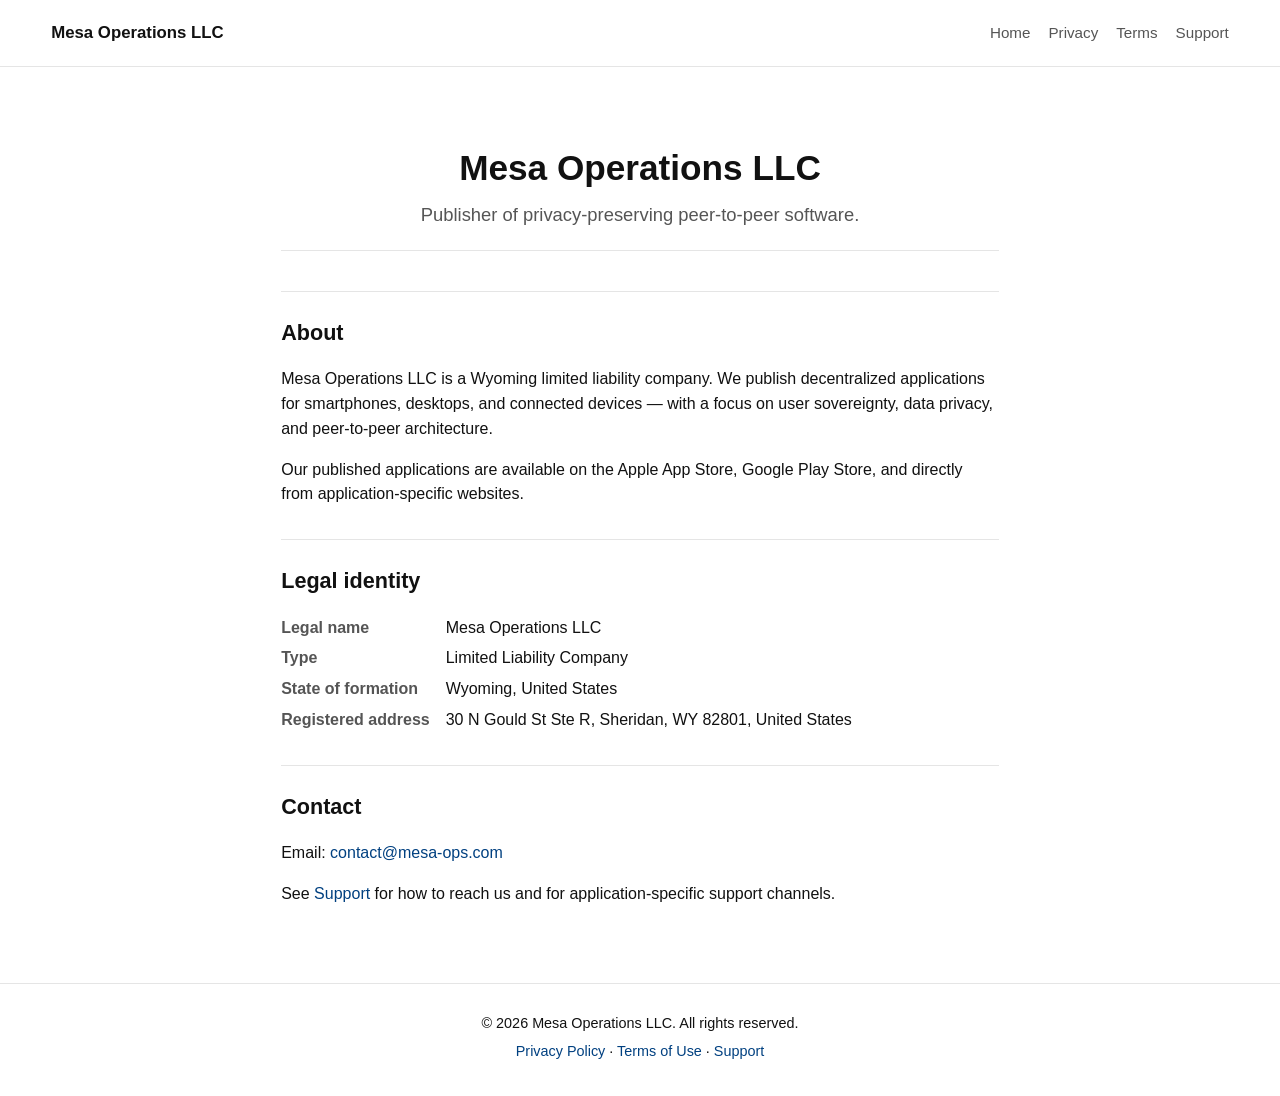
<file: index.html>
<!doctype html>
<html lang="en">
<head>
<meta charset="utf-8">
<meta name="viewport" content="width=device-width,initial-scale=1">
<title>Mesa Operations LLC</title>
<meta name="description" content="Publisher of privacy-preserving peer-to-peer software applications for smartphones and connected devices.">
<link rel="stylesheet" href="/style.css">
<link rel="icon" href="/favicon.svg" type="image/svg+xml">
</head>
<body>
<header>
<a class="brand" href="/">Mesa Operations LLC</a>
<nav>
<a href="/">Home</a>
<a href="/privacy">Privacy</a>
<a href="/terms">Terms</a>
<a href="/support">Support</a>
</nav>
</header>

<main>
<section class="hero">
<h1>Mesa Operations LLC</h1>
<p class="lead">Publisher of privacy-preserving peer-to-peer software.</p>
</section>

<section>
<h2>About</h2>
<p>Mesa Operations LLC is a Wyoming limited liability company. We publish decentralized applications for smartphones, desktops, and connected devices &mdash; with a focus on user sovereignty, data privacy, and peer-to-peer architecture.</p>
<p>Our published applications are available on the Apple App Store, Google Play Store, and directly from application-specific websites.</p>
</section>

<section>
<h2>Legal identity</h2>
<dl>
<dt>Legal name</dt><dd>Mesa Operations LLC</dd>
<dt>Type</dt><dd>Limited Liability Company</dd>
<dt>State of formation</dt><dd>Wyoming, United States</dd>
<dt>Registered address</dt><dd>30 N Gould St Ste R, Sheridan, WY 82801, United States</dd>
</dl>
</section>

<section>
<h2>Contact</h2>
<p>Email: <a href="mailto:contact@mesa-ops.com">contact@mesa-ops.com</a></p>
<p>See <a href="/support">Support</a> for how to reach us and for application-specific support channels.</p>
</section>
</main>

<footer>
<p>&copy; 2026 Mesa Operations LLC. All rights reserved.</p>
<p><a href="/privacy">Privacy Policy</a> &middot; <a href="/terms">Terms of Use</a> &middot; <a href="/support">Support</a></p>
</footer>
</body>
</html>
</file>
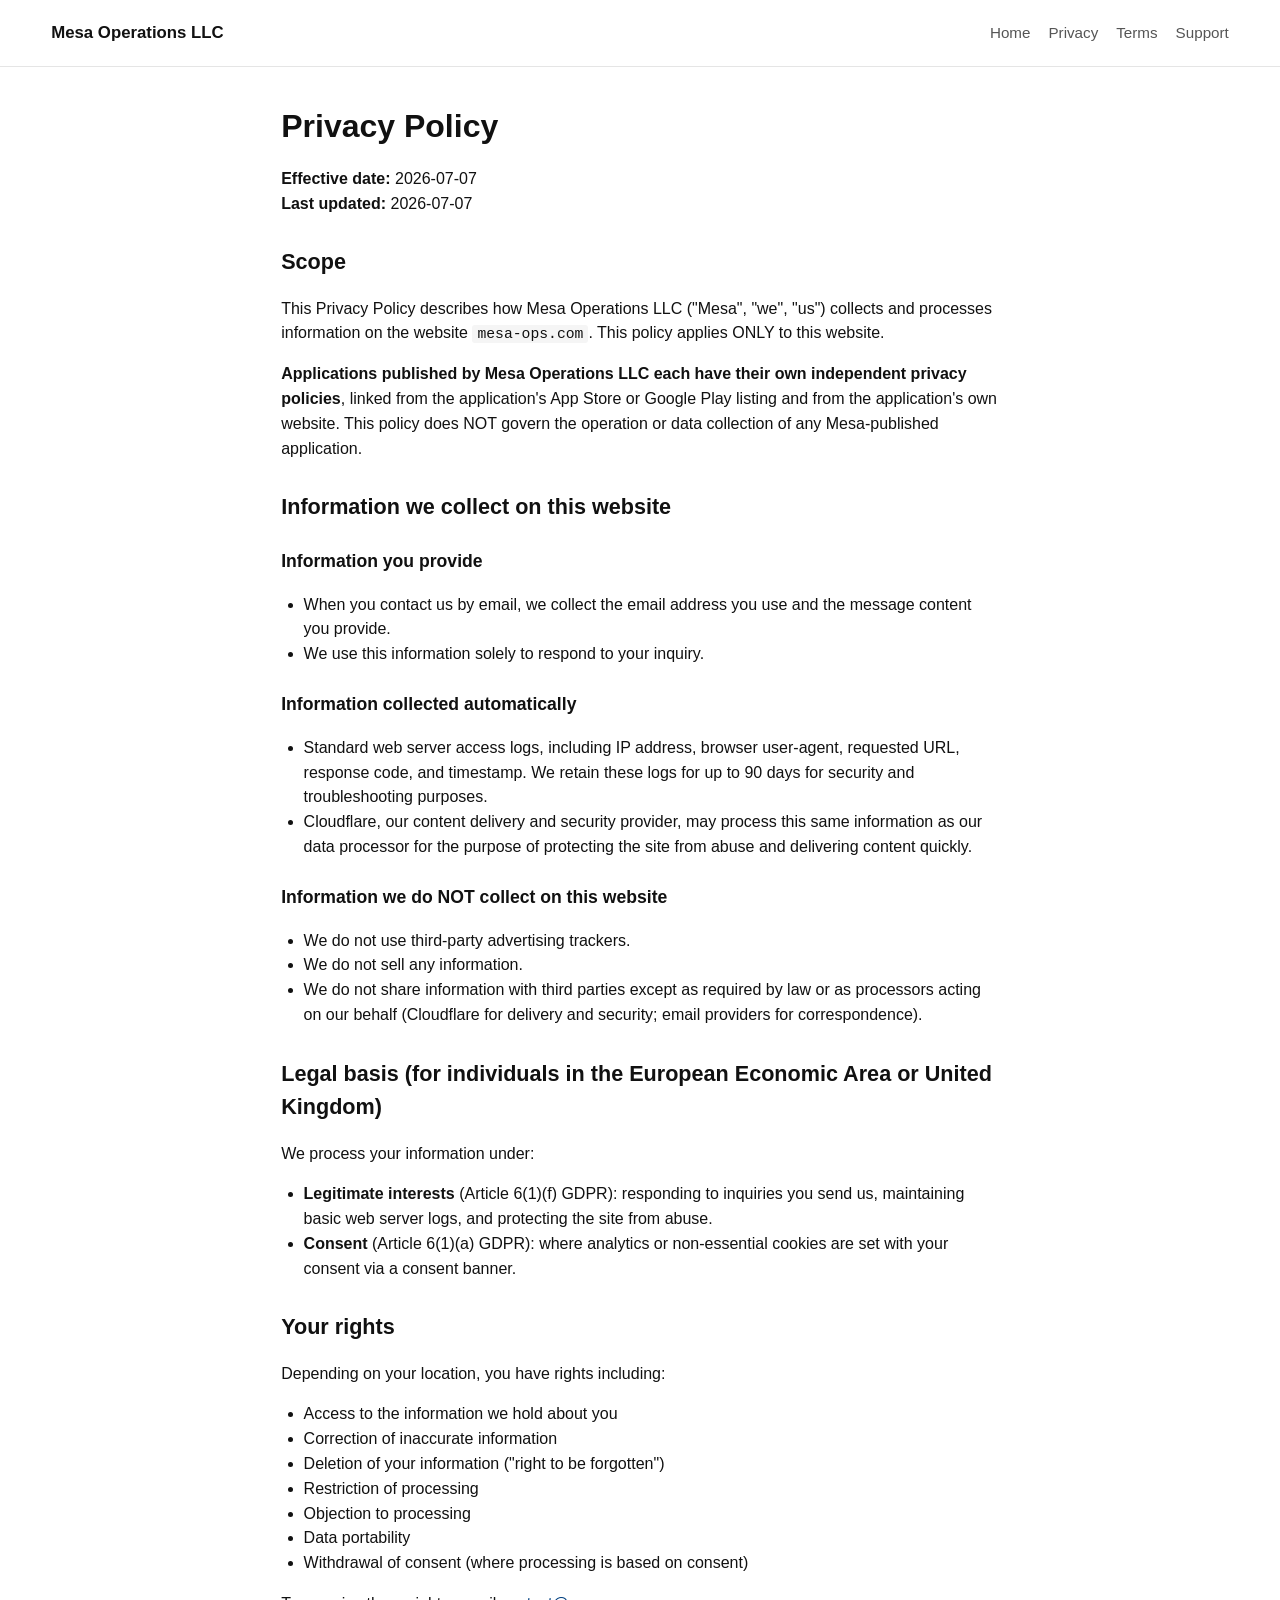
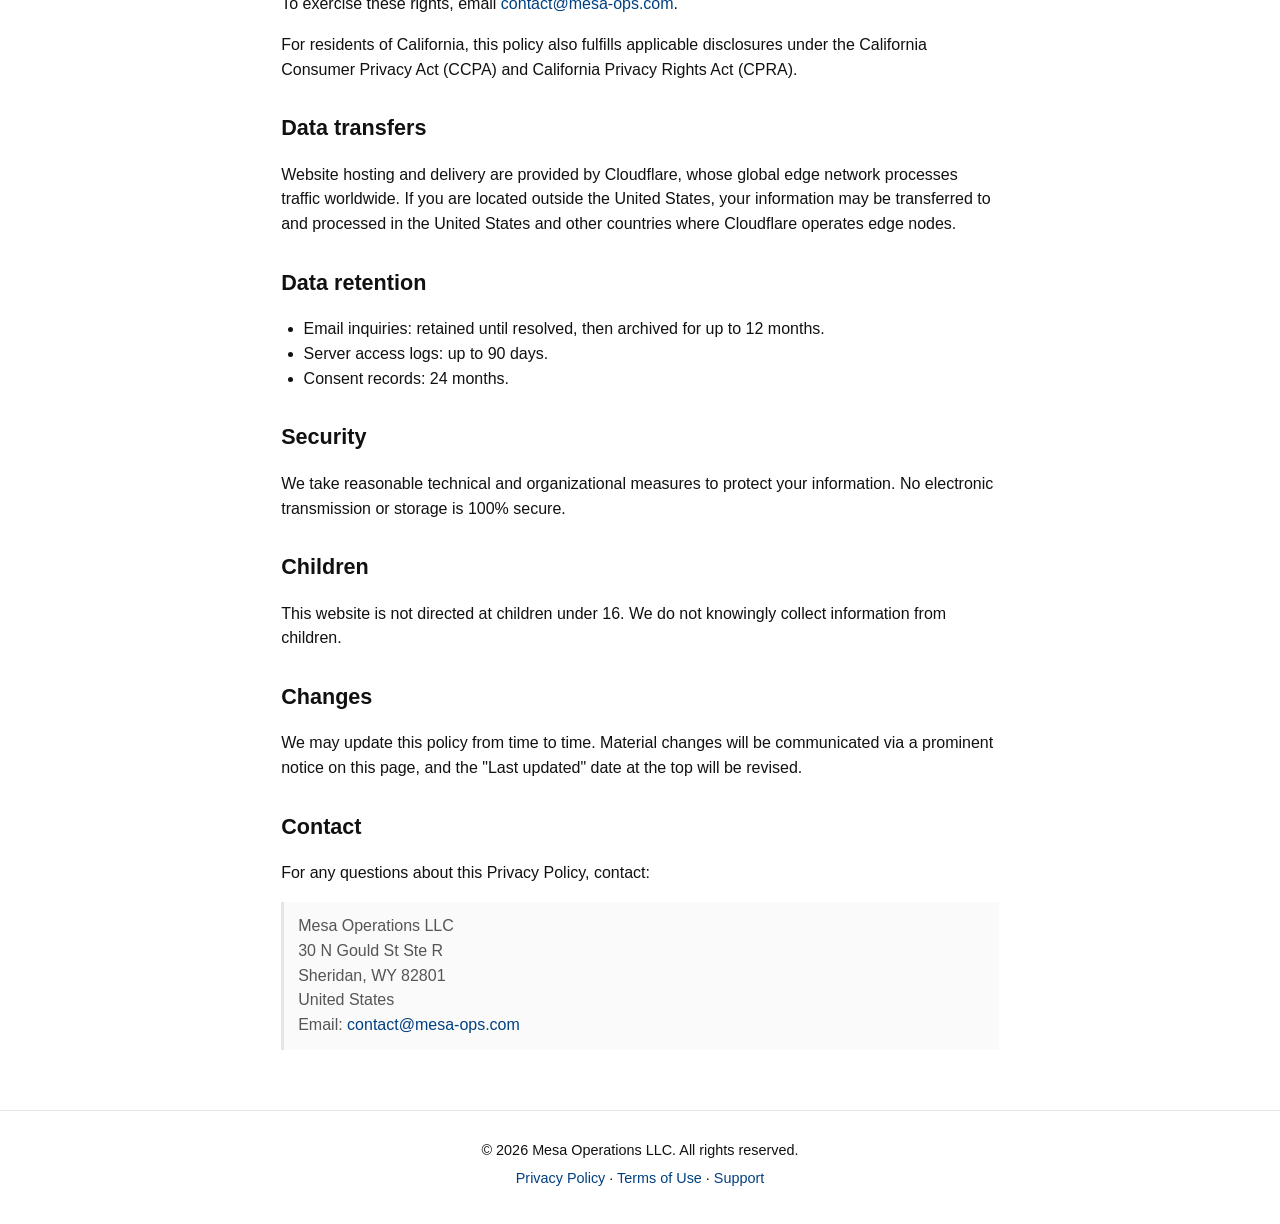
<file: privacy.html>
<!doctype html>
<html lang="en">
<head>
<meta charset="utf-8">
<meta name="viewport" content="width=device-width,initial-scale=1">
<title>Privacy Policy &mdash; Mesa Operations LLC</title>
<meta name="description" content="Privacy policy for the Mesa Operations LLC corporate website.">
<link rel="stylesheet" href="/style.css">
<link rel="icon" href="/favicon.svg" type="image/svg+xml">
</head>
<body>
<header>
<a class="brand" href="/">Mesa Operations LLC</a>
<nav>
<a href="/">Home</a>
<a href="/privacy">Privacy</a>
<a href="/terms">Terms</a>
<a href="/support">Support</a>
</nav>
</header>

<main class="doc">
<h1>Privacy Policy</h1>
<p><strong>Effective date:</strong> 2026-07-07<br>
<strong>Last updated:</strong> 2026-07-07</p>

<h2>Scope</h2>
<p>This Privacy Policy describes how Mesa Operations LLC (&quot;Mesa&quot;, &quot;we&quot;, &quot;us&quot;) collects and processes information on the website <code>mesa-ops.com</code>. This policy applies ONLY to this website.</p>
<p><strong>Applications published by Mesa Operations LLC each have their own independent privacy policies</strong>, linked from the application's App Store or Google Play listing and from the application's own website. This policy does NOT govern the operation or data collection of any Mesa-published application.</p>

<h2>Information we collect on this website</h2>

<h3>Information you provide</h3>
<ul>
<li>When you contact us by email, we collect the email address you use and the message content you provide.</li>
<li>We use this information solely to respond to your inquiry.</li>
</ul>

<h3>Information collected automatically</h3>
<ul>
<li>Standard web server access logs, including IP address, browser user-agent, requested URL, response code, and timestamp. We retain these logs for up to 90 days for security and troubleshooting purposes.</li>
<li>Cloudflare, our content delivery and security provider, may process this same information as our data processor for the purpose of protecting the site from abuse and delivering content quickly.</li>
</ul>

<h3>Information we do NOT collect on this website</h3>
<ul>
<li>We do not use third-party advertising trackers.</li>
<li>We do not sell any information.</li>
<li>We do not share information with third parties except as required by law or as processors acting on our behalf (Cloudflare for delivery and security; email providers for correspondence).</li>
</ul>

<h2>Legal basis (for individuals in the European Economic Area or United Kingdom)</h2>
<p>We process your information under:</p>
<ul>
<li><strong>Legitimate interests</strong> (Article 6(1)(f) GDPR): responding to inquiries you send us, maintaining basic web server logs, and protecting the site from abuse.</li>
<li><strong>Consent</strong> (Article 6(1)(a) GDPR): where analytics or non-essential cookies are set with your consent via a consent banner.</li>
</ul>

<h2>Your rights</h2>
<p>Depending on your location, you have rights including:</p>
<ul>
<li>Access to the information we hold about you</li>
<li>Correction of inaccurate information</li>
<li>Deletion of your information (&quot;right to be forgotten&quot;)</li>
<li>Restriction of processing</li>
<li>Objection to processing</li>
<li>Data portability</li>
<li>Withdrawal of consent (where processing is based on consent)</li>
</ul>
<p>To exercise these rights, email <a href="mailto:contact@mesa-ops.com">contact@mesa-ops.com</a>.</p>
<p>For residents of California, this policy also fulfills applicable disclosures under the California Consumer Privacy Act (CCPA) and California Privacy Rights Act (CPRA).</p>

<h2>Data transfers</h2>
<p>Website hosting and delivery are provided by Cloudflare, whose global edge network processes traffic worldwide. If you are located outside the United States, your information may be transferred to and processed in the United States and other countries where Cloudflare operates edge nodes.</p>

<h2>Data retention</h2>
<ul>
<li>Email inquiries: retained until resolved, then archived for up to 12 months.</li>
<li>Server access logs: up to 90 days.</li>
<li>Consent records: 24 months.</li>
</ul>

<h2>Security</h2>
<p>We take reasonable technical and organizational measures to protect your information. No electronic transmission or storage is 100% secure.</p>

<h2>Children</h2>
<p>This website is not directed at children under 16. We do not knowingly collect information from children.</p>

<h2>Changes</h2>
<p>We may update this policy from time to time. Material changes will be communicated via a prominent notice on this page, and the &quot;Last updated&quot; date at the top will be revised.</p>

<h2>Contact</h2>
<p>For any questions about this Privacy Policy, contact:</p>
<address>
Mesa Operations LLC<br>
30 N Gould St Ste R<br>
Sheridan, WY 82801<br>
United States<br>
Email: <a href="mailto:contact@mesa-ops.com">contact@mesa-ops.com</a>
</address>
</main>

<footer>
<p>&copy; 2026 Mesa Operations LLC. All rights reserved.</p>
<p><a href="/privacy">Privacy Policy</a> &middot; <a href="/terms">Terms of Use</a> &middot; <a href="/support">Support</a></p>
</footer>
</body>
</html>
</file>
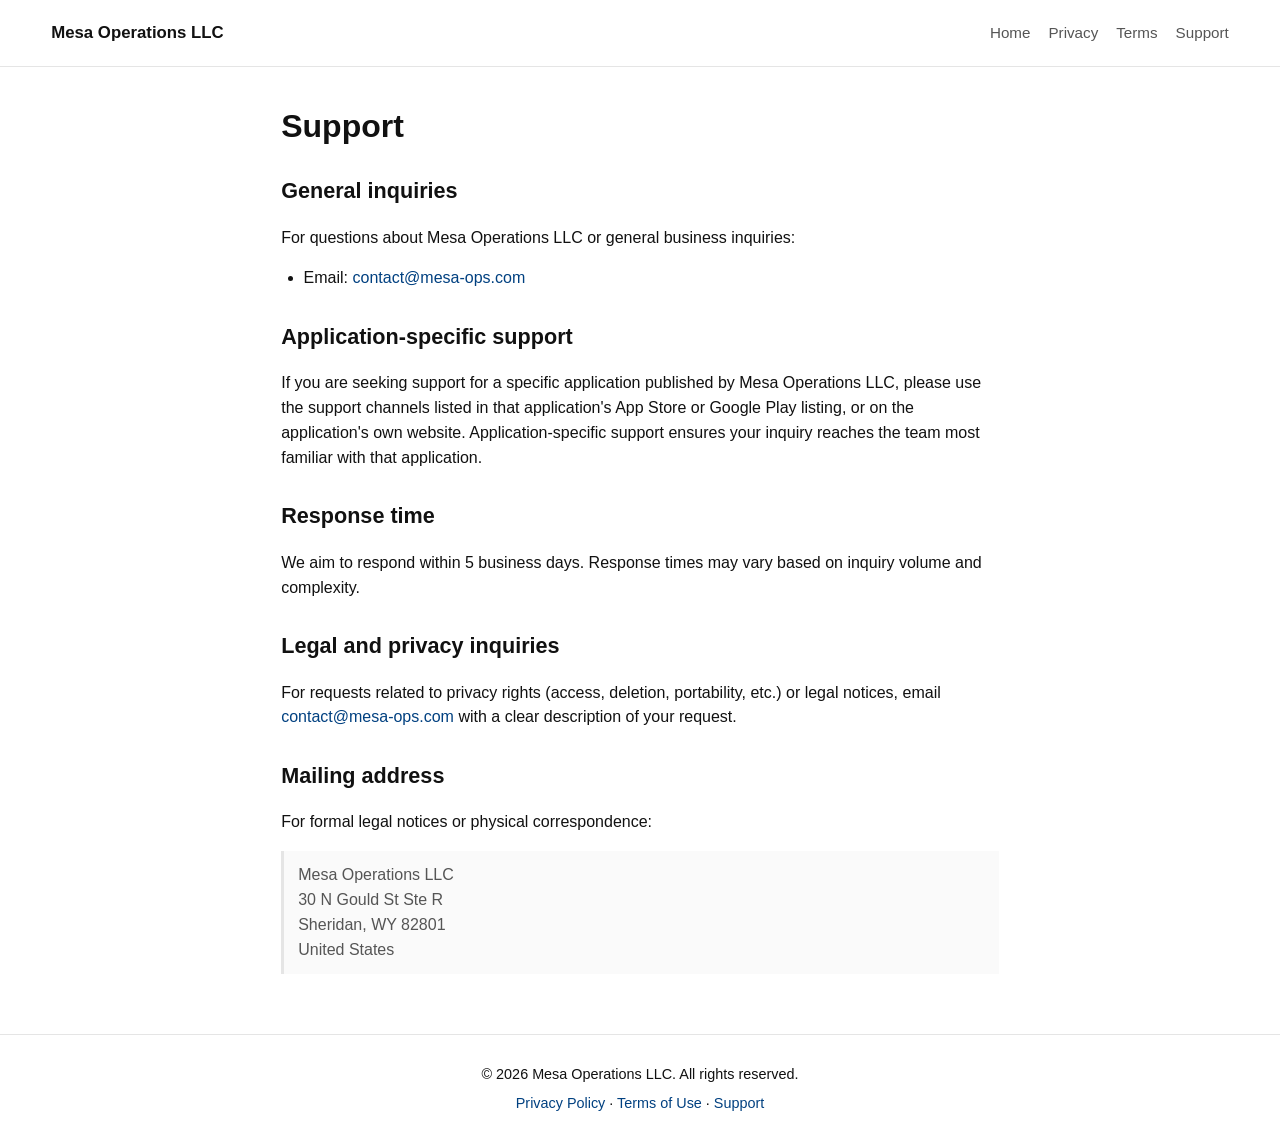
<file: support.html>
<!doctype html>
<html lang="en">
<head>
<meta charset="utf-8">
<meta name="viewport" content="width=device-width,initial-scale=1">
<title>Support &mdash; Mesa Operations LLC</title>
<meta name="description" content="How to reach Mesa Operations LLC for general inquiries and application-specific support.">
<link rel="stylesheet" href="/style.css">
<link rel="icon" href="/favicon.svg" type="image/svg+xml">
</head>
<body>
<header>
<a class="brand" href="/">Mesa Operations LLC</a>
<nav>
<a href="/">Home</a>
<a href="/privacy">Privacy</a>
<a href="/terms">Terms</a>
<a href="/support">Support</a>
</nav>
</header>

<main class="doc">
<h1>Support</h1>

<h2>General inquiries</h2>
<p>For questions about Mesa Operations LLC or general business inquiries:</p>
<ul>
<li>Email: <a href="mailto:contact@mesa-ops.com">contact@mesa-ops.com</a></li>
</ul>

<h2>Application-specific support</h2>
<p>If you are seeking support for a specific application published by Mesa Operations LLC, please use the support channels listed in that application's App Store or Google Play listing, or on the application's own website. Application-specific support ensures your inquiry reaches the team most familiar with that application.</p>

<h2>Response time</h2>
<p>We aim to respond within 5 business days. Response times may vary based on inquiry volume and complexity.</p>

<h2>Legal and privacy inquiries</h2>
<p>For requests related to privacy rights (access, deletion, portability, etc.) or legal notices, email <a href="mailto:contact@mesa-ops.com">contact@mesa-ops.com</a> with a clear description of your request.</p>

<h2>Mailing address</h2>
<p>For formal legal notices or physical correspondence:</p>
<address>
Mesa Operations LLC<br>
30 N Gould St Ste R<br>
Sheridan, WY 82801<br>
United States
</address>
</main>

<footer>
<p>&copy; 2026 Mesa Operations LLC. All rights reserved.</p>
<p><a href="/privacy">Privacy Policy</a> &middot; <a href="/terms">Terms of Use</a> &middot; <a href="/support">Support</a></p>
</footer>
</body>
</html>
</file>
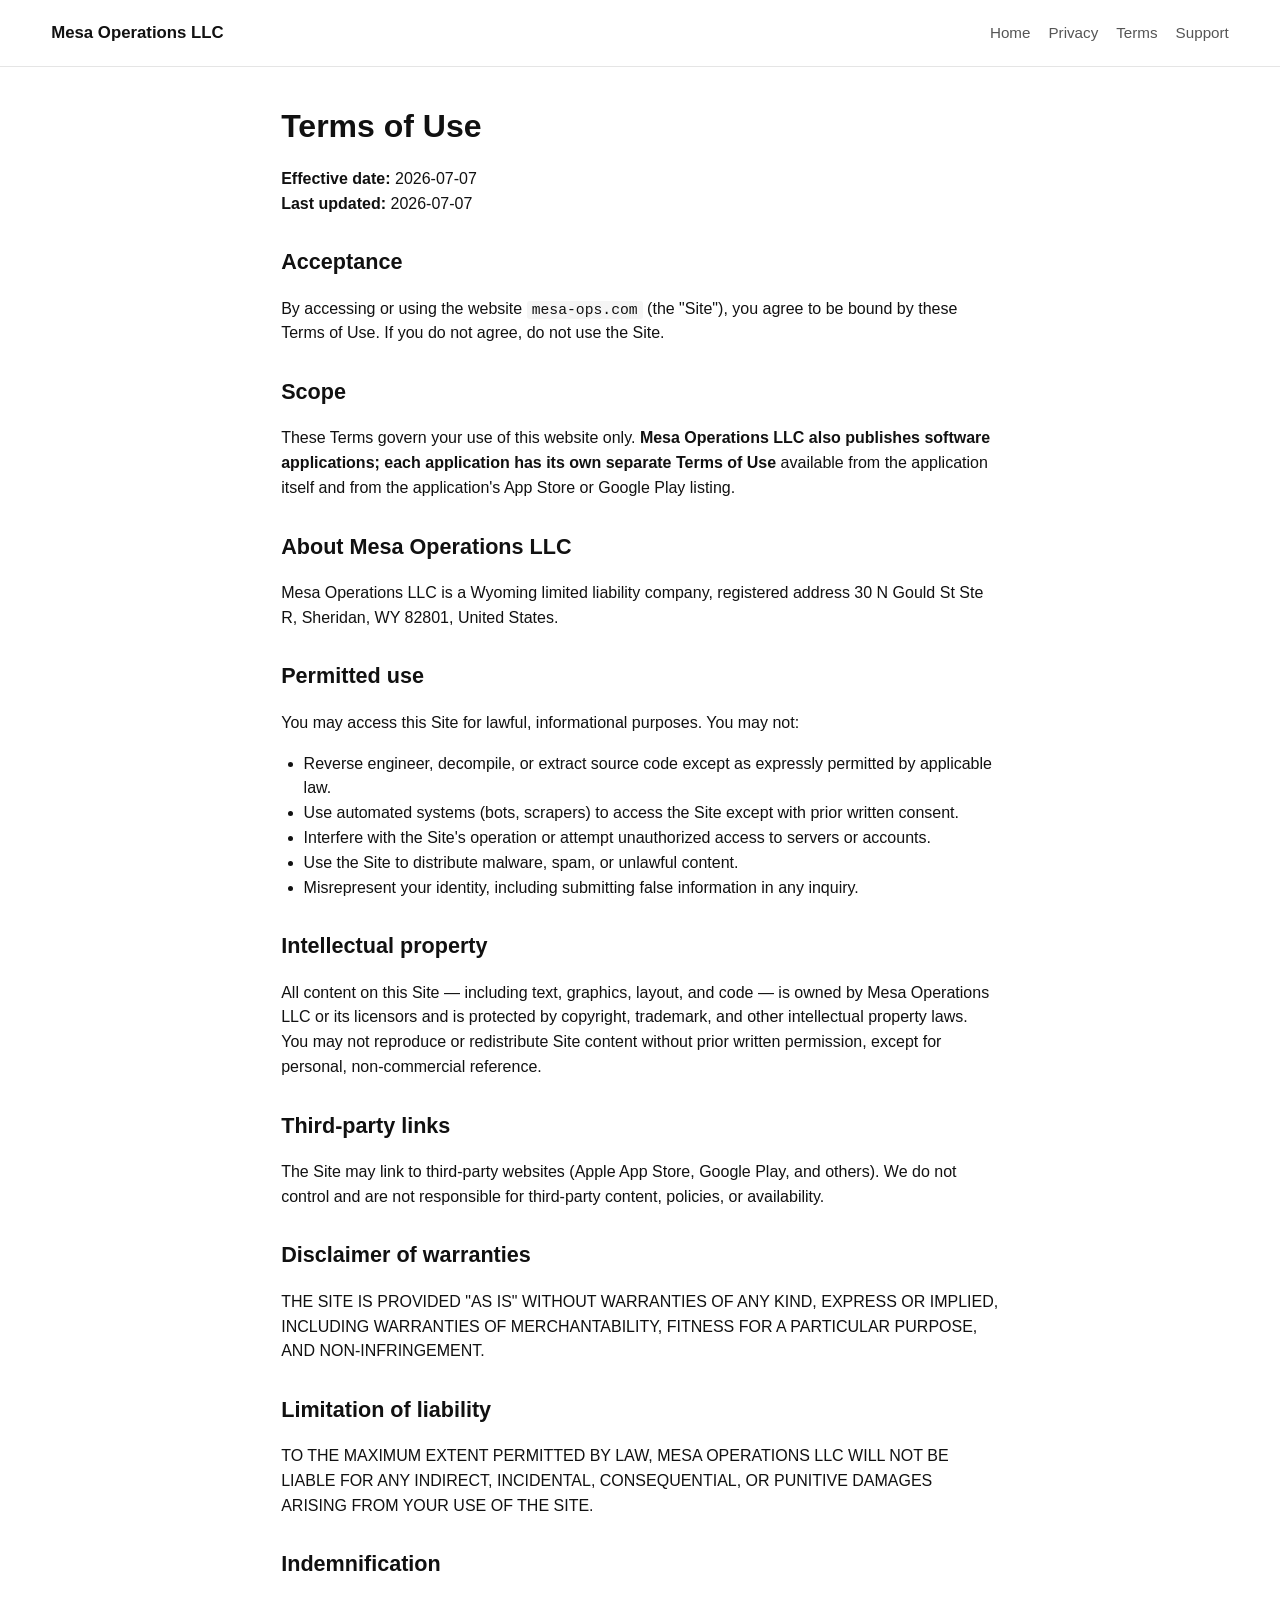
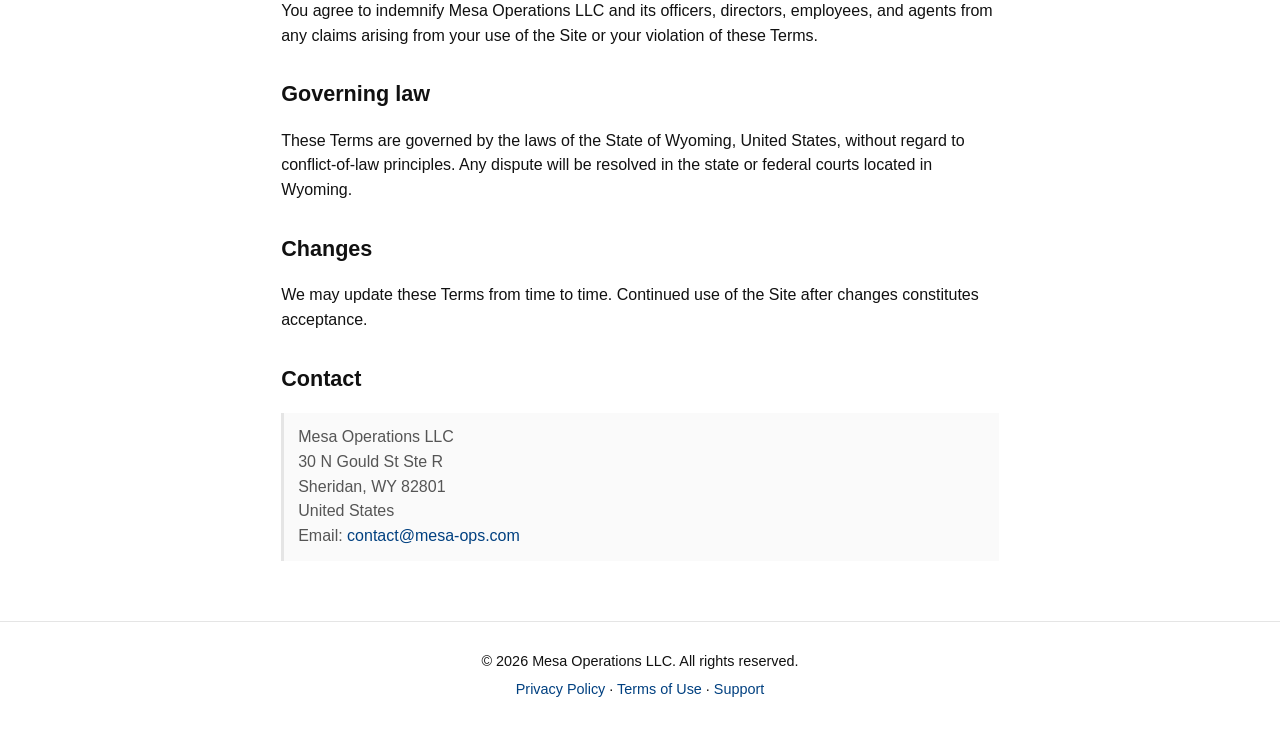
<file: terms.html>
<!doctype html>
<html lang="en">
<head>
<meta charset="utf-8">
<meta name="viewport" content="width=device-width,initial-scale=1">
<title>Terms of Use &mdash; Mesa Operations LLC</title>
<meta name="description" content="Terms of use for the Mesa Operations LLC corporate website.">
<link rel="stylesheet" href="/style.css">
<link rel="icon" href="/favicon.svg" type="image/svg+xml">
</head>
<body>
<header>
<a class="brand" href="/">Mesa Operations LLC</a>
<nav>
<a href="/">Home</a>
<a href="/privacy">Privacy</a>
<a href="/terms">Terms</a>
<a href="/support">Support</a>
</nav>
</header>

<main class="doc">
<h1>Terms of Use</h1>
<p><strong>Effective date:</strong> 2026-07-07<br>
<strong>Last updated:</strong> 2026-07-07</p>

<h2>Acceptance</h2>
<p>By accessing or using the website <code>mesa-ops.com</code> (the &quot;Site&quot;), you agree to be bound by these Terms of Use. If you do not agree, do not use the Site.</p>

<h2>Scope</h2>
<p>These Terms govern your use of this website only. <strong>Mesa Operations LLC also publishes software applications; each application has its own separate Terms of Use</strong> available from the application itself and from the application's App Store or Google Play listing.</p>

<h2>About Mesa Operations LLC</h2>
<p>Mesa Operations LLC is a Wyoming limited liability company, registered address 30 N Gould St Ste R, Sheridan, WY 82801, United States.</p>

<h2>Permitted use</h2>
<p>You may access this Site for lawful, informational purposes. You may not:</p>
<ul>
<li>Reverse engineer, decompile, or extract source code except as expressly permitted by applicable law.</li>
<li>Use automated systems (bots, scrapers) to access the Site except with prior written consent.</li>
<li>Interfere with the Site's operation or attempt unauthorized access to servers or accounts.</li>
<li>Use the Site to distribute malware, spam, or unlawful content.</li>
<li>Misrepresent your identity, including submitting false information in any inquiry.</li>
</ul>

<h2>Intellectual property</h2>
<p>All content on this Site &mdash; including text, graphics, layout, and code &mdash; is owned by Mesa Operations LLC or its licensors and is protected by copyright, trademark, and other intellectual property laws. You may not reproduce or redistribute Site content without prior written permission, except for personal, non-commercial reference.</p>

<h2>Third-party links</h2>
<p>The Site may link to third-party websites (Apple App Store, Google Play, and others). We do not control and are not responsible for third-party content, policies, or availability.</p>

<h2>Disclaimer of warranties</h2>
<p>THE SITE IS PROVIDED &quot;AS IS&quot; WITHOUT WARRANTIES OF ANY KIND, EXPRESS OR IMPLIED, INCLUDING WARRANTIES OF MERCHANTABILITY, FITNESS FOR A PARTICULAR PURPOSE, AND NON-INFRINGEMENT.</p>

<h2>Limitation of liability</h2>
<p>TO THE MAXIMUM EXTENT PERMITTED BY LAW, MESA OPERATIONS LLC WILL NOT BE LIABLE FOR ANY INDIRECT, INCIDENTAL, CONSEQUENTIAL, OR PUNITIVE DAMAGES ARISING FROM YOUR USE OF THE SITE.</p>

<h2>Indemnification</h2>
<p>You agree to indemnify Mesa Operations LLC and its officers, directors, employees, and agents from any claims arising from your use of the Site or your violation of these Terms.</p>

<h2>Governing law</h2>
<p>These Terms are governed by the laws of the State of Wyoming, United States, without regard to conflict-of-law principles. Any dispute will be resolved in the state or federal courts located in Wyoming.</p>

<h2>Changes</h2>
<p>We may update these Terms from time to time. Continued use of the Site after changes constitutes acceptance.</p>

<h2>Contact</h2>
<address>
Mesa Operations LLC<br>
30 N Gould St Ste R<br>
Sheridan, WY 82801<br>
United States<br>
Email: <a href="mailto:contact@mesa-ops.com">contact@mesa-ops.com</a>
</address>
</main>

<footer>
<p>&copy; 2026 Mesa Operations LLC. All rights reserved.</p>
<p><a href="/privacy">Privacy Policy</a> &middot; <a href="/terms">Terms of Use</a> &middot; <a href="/support">Support</a></p>
</footer>
</body>
</html>
</file>
<file: style.css>
:root { --fg:#111; --muted:#555; --bg:#fff; --accent:#004080; --border:#e5e5e5; }
* { box-sizing:border-box; }
html { font-family:-apple-system,BlinkMacSystemFont,"Segoe UI",Roboto,Helvetica,Arial,sans-serif; -webkit-font-smoothing:antialiased; }
body { margin:0; color:var(--fg); background:var(--bg); font-size:16px; line-height:1.55; }
a { color:var(--accent); text-decoration:none; }
a:hover, a:focus { text-decoration:underline; }
header { border-bottom:1px solid var(--border); padding:20px max(20px,4vw); display:flex; flex-wrap:wrap; align-items:center; justify-content:space-between; gap:12px; }
.brand { font-weight:600; color:var(--fg); font-size:1.05rem; }
nav { display:flex; gap:18px; flex-wrap:wrap; }
nav a { color:var(--muted); font-size:0.95rem; }
main { max-width:820px; margin:0 auto; padding:40px max(20px,4vw) 60px; }
.hero { text-align:center; padding:40px 0 20px; border-bottom:1px solid var(--border); margin-bottom:40px; }
.hero h1 { font-size:2.2rem; margin:0 0 12px; line-height:1.2; }
.hero .lead { font-size:1.15rem; color:var(--muted); margin:0; }
main h1 { font-size:2rem; margin-top:0; line-height:1.2; }
main h2 { font-size:1.35rem; margin-top:2rem; border-top:1px solid var(--border); padding-top:1.5rem; }
main.doc h2 { border-top:none; margin-top:1.8rem; padding-top:0; }
main h3 { font-size:1.1rem; margin-top:1.5rem; }
p, li { color:var(--fg); }
ul, ol { padding-left:1.4rem; }
dl { display:grid; grid-template-columns:auto 1fr; gap:6px 16px; margin:0; }
dt { font-weight:600; color:var(--muted); }
dd { margin:0; }
address { font-style:normal; padding:12px 14px; border-left:3px solid var(--border); color:var(--muted); background:#fafafa; }
code { background:#f5f5f5; padding:1px 5px; border-radius:3px; font-size:0.92em; font-family:"SF Mono",Menlo,Monaco,Consolas,monospace; }
footer { border-top:1px solid var(--border); padding:28px max(20px,4vw); text-align:center; color:var(--muted); font-size:0.9rem; }
footer p { margin:0 0 6px; }
@media (max-width:520px) {
 nav { gap:12px; }
 .hero h1 { font-size:1.7rem; }
 main h1 { font-size:1.6rem; }
 dl { grid-template-columns:1fr; gap:2px 0; }
 dt { margin-top:8px; }
}
@media (prefers-color-scheme: dark) {
 :root { --fg:#eee; --muted:#aaa; --bg:#111; --accent:#7fb3ff; --border:#333; }
 address { background:#1a1a1a; }
 code { background:#222; }
}
</file>
